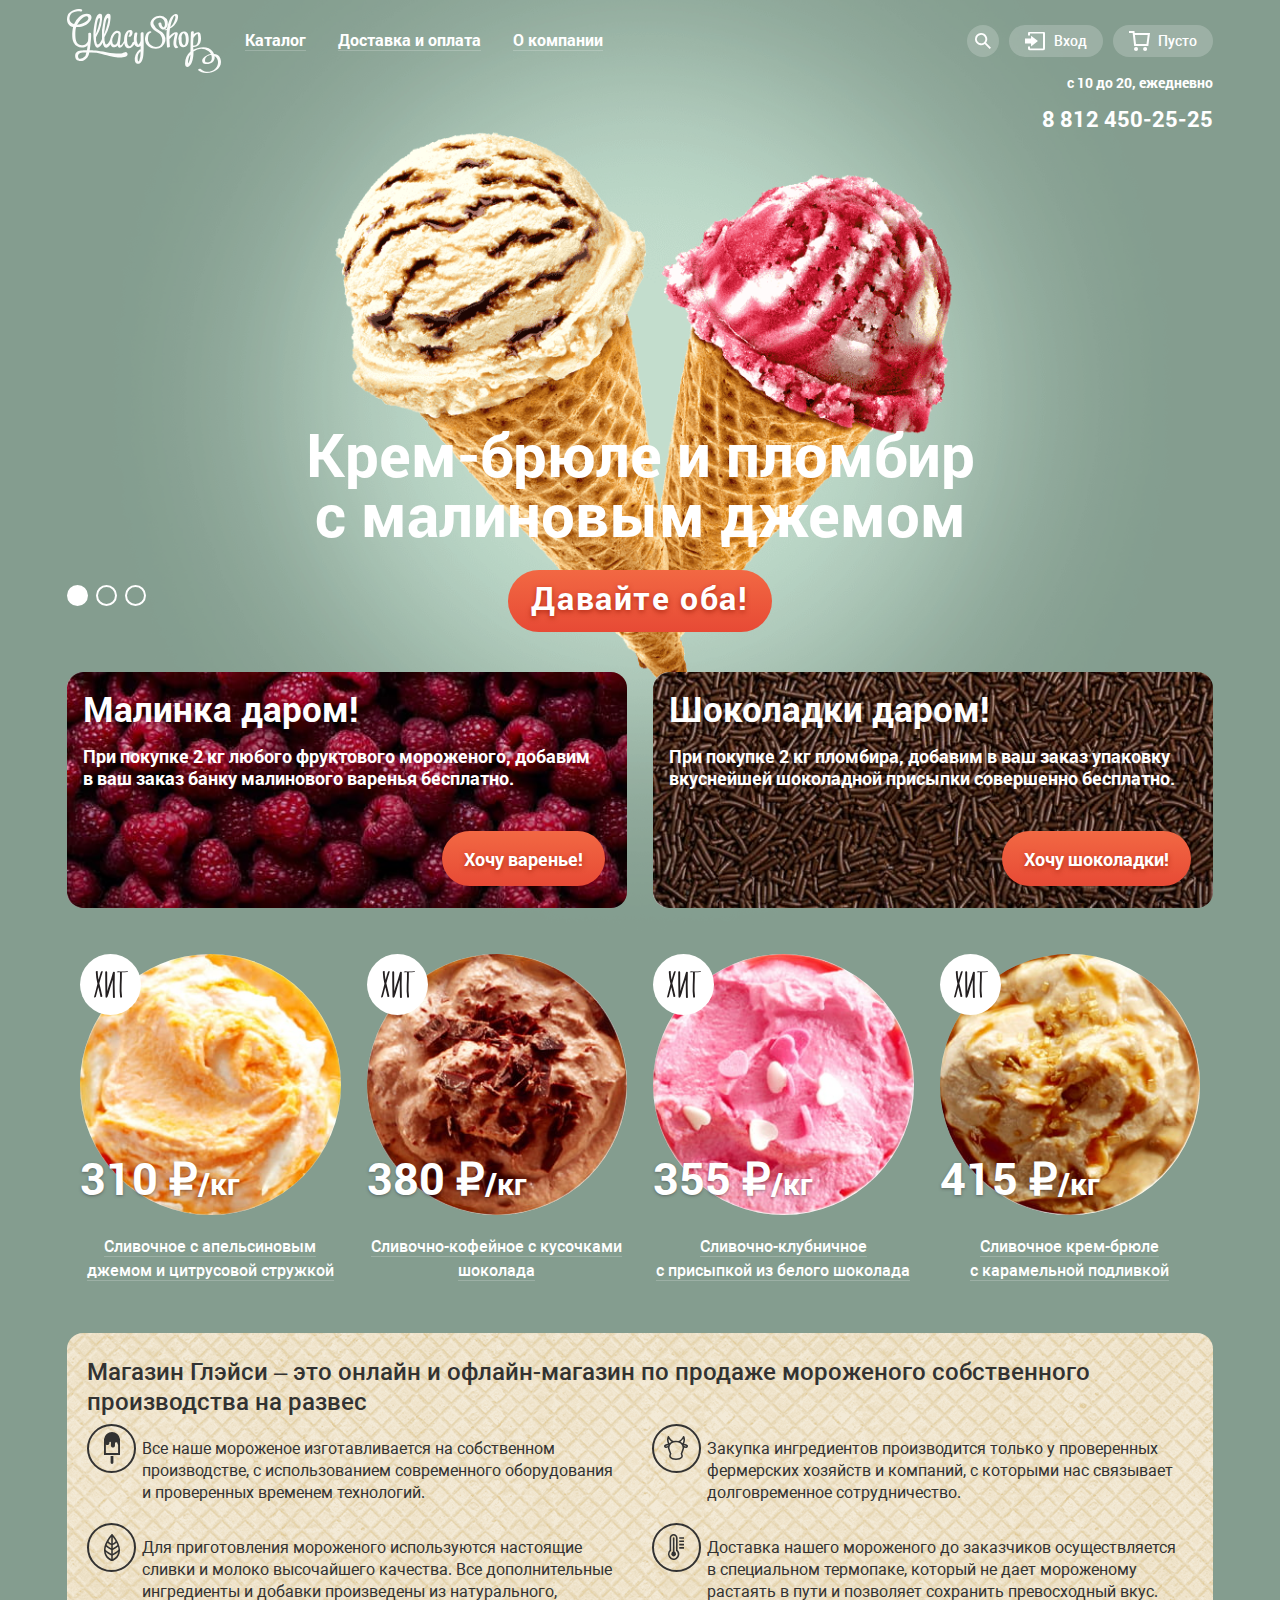
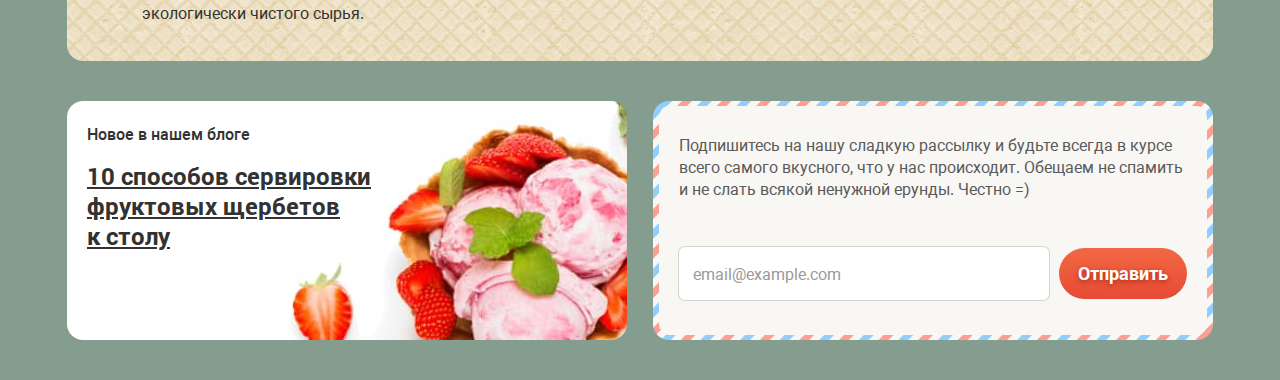
<file: index.html>
<!DOCTYPE html>
<html class="page" lang="ru">
<head>
  <meta charset="utf-8">
  <meta name="viewport" content="width=device-width, initial-scale=1.0">
  <title>Магазин мороженого &laquo;Глейси&raquo;. Главная страница.</title>
  <link rel="stylesheet" href="index.css">
</head>
<body class="page__body">
  <header class="page__header header container">
    <nav class="header__nav nav">
      <a class="header__logo logo">
        <img class="logo-image" src="img/logo.svg" width="154" height="64" alt="Логотип магазина Глейси">
      </a>
      <ul class="header__nav-list">
        <li class="header__nav-item header__nav-item_catalog">
          <a href="catalog.html" class="header__nav-link header__nav-link_catalog">Каталог</a>
          <ul class="header__catalog-list">
            <li class="header__catalog-item">
              <a href="catalog.html" class="header__catalog-link">Новинки</a>
            </li>
            <li class="header__catalog-item">
              <a href="catalog.html" class="header__catalog-link">Сливочное</a>
            </li>
            <li class="header__catalog-item">
              <a href="catalog.html" class="header__catalog-link">Щербеты</a>
            </li>
            <li class="header__catalog-item">
              <a href="catalog.html" class="header__catalog-link">Фруктовый&nbsp;лёд</a>
            </li>
            <li class="header__catalog-item">
              <a href="catalog.html" class="header__catalog-link">Мелорин</a>
            </li>
          </ul>
        </li>
        <li class="header__nav-item">
          <a href="blank.html" class="header__nav-link">Доставка и оплата</a>
        </li>
        <li class="header__nav-item">
          <a href="blank.html" class="header__nav-link">О компании</a>
        </li>
      </ul>
      <div class="header__user-menu">
        <form class="header__user-item header__search-form" action="https://echo.htmlacademy.ru/" method="GET">
          <button class="header__user-link header__user-link_search" type="submit">
            <span class="visually-hidden">Поиск по сайту</span>
          </button>
          <label class="header__search-label">
            <input class="header__search-input" type="search" name="search-input" placeholder="Крем-брюле" required>
          </label>
        </form>
        <div class="header__user-item header__user-item_profile header__profile">
          <a href="blank.html" class="header__user-link header__user-link_profile">
            Вход<span class="visually-hidden"> в личный профиль</span>
          </a>
          <div class="header__profile-modal">
            <form class="header__profile-form" action="https://echo.htmlacademy.ru/" method="POST">
              <label class="header__profile-label">
                <span class="visually-hidden" lang="en">E-mail</span>
                <input class="header__profile-input" type="email" name="name" placeholder="email@example.com" required>
              </label>
              <label class="header__profile-label">
                <span class="visually-hidden">Пароль</span>
                <input class="header__profile-input" type="password" name="password" placeholder="&#183;&#183;&#183;&#183;&#183;&#183;" required>
              </label>
              <div class="header__profile-links">
                <button class="button header__profile-submit" type="submit">Войти</button>
                <a class="header__profile-help" href="blank.html">Забыли пароль?</a>
                <a class="header__profile-help" href="blank.html">Новая регистрация</a>
              </div>
            </form>
          </div>
        </div>
        <div class="header__user-item header__cart">
          <a class="header__user-link header__cart-button" href="blank.html">
            <svg class="header__cart-icon" viewBox="0 0 21 20" fill="none" aria-hidden="true">
              <path class="header__cart-icon-frame" d="M7.03 20a2 2 0 002.02-2 2 2 0 00-2.02-2 2 2 0 00-2.01 2c0 1.1.9 2 2.01 2zM16.1 20a2 2 0 002.02-2 2 2 0 00-2.02-2 2 2 0 00-2.01 2c0 1.1.9 2 2.01 2zM5.7 2l-.24-2H0v2h3.67l1.5 13H19.3L21 2H5.7zm11.8 11H6.97l-1-9h12.72l-1.19 9z" fill="#ffffff"/>
              <path class="header__cart-icon-fill" d="M5.94 4.03L6.97 13H17.5l1.2-8.97H5.93z" fill="none"/>
            </svg>
            <span class="visually-hidden">Открыть корзину. В корзине </span>Пусто
          </a>
          <div class="header__cart-modal">
            <ul class="header__cart-list">
              <li class="header__cart-item">
                <a class="header__cart-link" href="blank.html">Пломбир с апельсиновым джемом</a>
                <p class="header__cart-calc">
                  1,5 кг х <span class="header__cart-calc_pale">200 руб.</span>
                </p>
                <p class="header__cart-cost">300 руб.</p>
                <a class="header__cart-remove" href="blank.html">
                  <span class="visually-hidden">Удалить товар из корзины</span>
                </a>
              </li>
              <li class="header__cart-item item-cart">
                <a class="header__cart-link" href="blank.html">Клубничный пломбир с присыпкой из белого шоколада</a>
                <p class="header__cart-calc">
                  1,5 кг х <span class="header__cart-calc_pale">300 руб.</span>
                </p>
                <p class="header__cart-cost">450 руб.</p>
                <a class="header__cart-remove" href="blank.html">
                  <span class="visually-hidden">Удалить товар из корзины</span>
                </a>
              </li>
            </ul>
            <p class="header__cart-total-price">Итого: 750 руб.</p>
            <div class="header__cart-order-wrap">
              <a href="blank.html" class="button header__cart-order">Оформить заказ</a>
            </div>
          </div>
        </div>
      </div>
    </nav>
    <p class="header__work-time">с 10 до 20, ежедневно</p>
    <p class="header__tel">
      <a class="header__tel-link" href="tel:+78124502525">8 812 450-25-25</a>
    </p>
  </header>
  <main class="page__main main container">
    <h1 class="visually-hidden">Главная страница магазина мороженого Глейси</h1>
    <section class="main__section main__slider slider">
      <h2 class="visually-hidden">Предложения для двоих</h2>
      <ul class="slider__list">
        <li class="slider__item slider__item_current">
          <h3 class="slider__caption">Крем-брюле и&nbsp;пломбир с&nbsp;малиновым джемом</h3>
          <img  class="slider__image" src="img/slider-1.png" width="1200" height="1211" alt="Два мороженых в вафельном рожке: пломбир с шоколадными прослойками и пломбир с малиновым джемом">
          <a class="button slider__link" href="blank.html">Давайте оба!</a>
        </li>
        <li class="slider__item">
          <h3 class="slider__caption">Шоколадный пломбир и&nbsp;лимонный сорбет</h3>
          <img  class="slider__image" src="img/slider-2.png" width="1200" height="1211" alt="Два мороженых в вафельном рожке: шоколадный пломбир и пломбир с кусочками лимона">
          <a class="button slider__link" href="blank.html">Давайте оба!</a>
        </li>
        <li class="slider__item">
          <h3 class="slider__caption">Пломбир с&nbsp;помадкой и&nbsp;клубничный щербет</h3>
          <img  class="slider__image" src="img/slider-3.png" width="1199" height="1216" alt="Два мороженых в вафельном рожке: пломбир в шоколадной глазури и розовый клубничный щербет">
          <a class="button slider__link" href="blank.html">Давайте оба!</a>
        </li>
      </ul>
      <ul class="slider__nav">
        <li class="slider__nav-item">
          <button class="slider__nav-button slider__nav-button_current" type="button">
            <span class="visually-hidden">1 предложение</span>
          </button>
        </li>
        <li class="slider__nav-item">
          <button class="slider__nav-button" type="button">
            <span class="visually-hidden">2 предложение</span>
          </button>
        </li>
        <li class="slider__nav-item">
          <button class="slider__nav-button" type="button">
            <span class="visually-hidden">3 предложение</span>
          </button>
        </li>
      </ul>
    </section>
    <section class="main__section sale">
      <h2 class="visually-hidden">Выгодные предложения</h2>
      <ul class="sale__list">
        <li class="sale__item sale__item_raspberry">
          <h3 class="sale__title">Малинка даром!</h3>
          <p class="sale__text">При покупке 2&nbsp;кг любого фруктового мороженого, добавим в&nbsp;ваш заказ банку малинового варенья бесплатно.</p>
          <a class="button sale__link" href="blank.html">Хочу варенье!</a>
        </li>
        <li class="sale__item sale__item_chocolate">
          <h3 class="sale__title">Шоколадки даром!</h3>
          <p class="sale__text">При покупке 2&nbsp;кг пломбира, добавим в&nbsp;ваш заказ упаковку вкуснейшей шоколадной присыпки совершенно бесплатно.</p>
          <a class="button sale__link" href="blank.html">Хочу шоколадки!</a>
        </li>
      </ul>
    </section>
    <section class="main__section main__popular">
      <h2 class="visually-hidden">Хиты продаж</h2>
      <ul class="catalog__list">
        <li class="card">
          <h3 class="card__title">
            <a class="card__link" href="blank.html">Сливочное с&nbsp;апельсиновым джемом и&nbsp;цитрусовой стружкой</a>
          </h3>
          <p class="card__price">
            <span class="card__price_accent">310&nbsp;&#x20bd;</span>/кг
          </p>
          <img class="card__image" src="img/card-1.jpg" width="267" height="267" alt="Шарик светлого пломбира с оранжевым джемом">
          <a class="button card__watch" href="blank.html">Быстрый просмотр</a>
        </li>
        <li class="card">
          <h3 class="card__title">
            <a class="card__link" href="blank.html">Сливочно-кофейное с&nbsp;кусочками шоколада</a>
          </h3>
          <p class="card__price">
            <span class="card__price_accent">380&nbsp;&#x20bd;</span>/кг
          </p>
          <img class="card__image" src="img/card-2.jpg" width="267" height="267" alt="Шарик шоколадного пломбира с шоколадной крошкой">
          <a class="button card__watch" href="blank.html">Быстрый просмотр</a>
        </li>
        <li class="card">
          <h3 class="card__title">
            <a class="card__link" href="blank.html">Сливочно-клубничное с&nbsp;присыпкой из&nbsp;белого шоколада</a>
          </h3>
          <p class="card__price">
            <span class="card__price_accent">355&nbsp;&#x20bd;</span>/кг
          </p>
          <img class="card__image" src="img/card-3.jpg" width="267" height="267" alt="Шарик розового пломбира с кусочками белого шоколада в форме сердечек">
          <a class="button card__watch" href="blank.html">Быстрый просмотр</a>
        </li>
        <li class="card">
          <h3 class="card__title">
            <a class="card__link" href="blank.html">Сливочное крем-брюле с&nbsp;карамельной подливкой</a>
          </h3>
          <p class="card__price">
            <span class="card__price_accent">415&nbsp;&#x20bd;</span>/кг
          </p>
          <img class="card__image" src="img/card-4.jpg" width="267" height="267" alt="Шарик светлого пломбира со светло-коричневыми прослойками карамели">
          <a class="button card__watch" href="blank.html">Быстрый просмотр</a>
        </li>
      </ul>
    </section>
    <section class="main__section about">
      <h2 class="visually-hidden">О нас</h2>
      <p class="about__lead">Магазин Глэйси – это&nbsp;онлайн и&nbsp;офлайн-магазин по&nbsp;продаже мороженого собственного производства на&nbsp;развес</p>
      <ul class="about__list">
        <li class="about__item">Все наше мороженое изготавливается на&nbsp;собственном производстве, с&nbsp;использованием современного оборудования и&nbsp;проверенных временем технологий.</li>
        <li class="about__item">Закупка ингредиентов производится только у&nbsp;проверенных фермерских хозяйств и&nbsp;компаний, с&nbsp;которыми нас связывает долговременное сотрудничество.</li>
        <li class="about__item">Для приготовления мороженого используются настоящие сливки и&nbsp;молоко высочайшего качества. Все&nbsp;дополнительные ингредиенты и&nbsp;добавки произведены из&nbsp;натурального, экологически чистого сырья.</li>
        <li class="about__item">Доставка нашего мороженого до&nbsp;заказчиков осуществляется в&nbsp;специальном термопаке, который не&nbsp;дает мороженому растаять в&nbsp;пути и&nbsp;позволяет сохранить превосходный вкус.</li>
      </ul>
    </section>
    <section class="main__blog blog">
      <h2 class="visually-hidden">Блог</h2>
      <div class="blog__post">
        <p class="blog__notice">Новое в нашем блоге</p>
        <p class="blog__title">
          <a class="blog__link" href="blank.html">10 способов сервировки фруктовых щербетов к&nbsp;столу</a>
        </p>
      </div>
      <form class="blog__form" action="https://echo.htmlacademy.ru/" method="POST">
        <p class="blog__subscribe">Подпишитесь на&nbsp;нашу сладкую рассылку и&nbsp;будьте всегда в&nbsp;курсе всего самого вкусного, что у&nbsp;нас&nbsp;происходит. Обещаем не&nbsp;спамить и&nbsp;не&nbsp;слать всякой ненужной ерунды. Честно&nbsp;=)</p>
        <div class="blog__inputs">
          <label class="blog__label">
            <span class="visually-hidden" lang="en">E-mail</span>
            <input class="blog__input" type="email" name="subscribe-email" placeholder="email@example.com" required>
          </label>
          <button class="button blog__submit">Отправить</button>
        </div>
      </form>
    </section>
  </main>
</body>
</html>
</file>
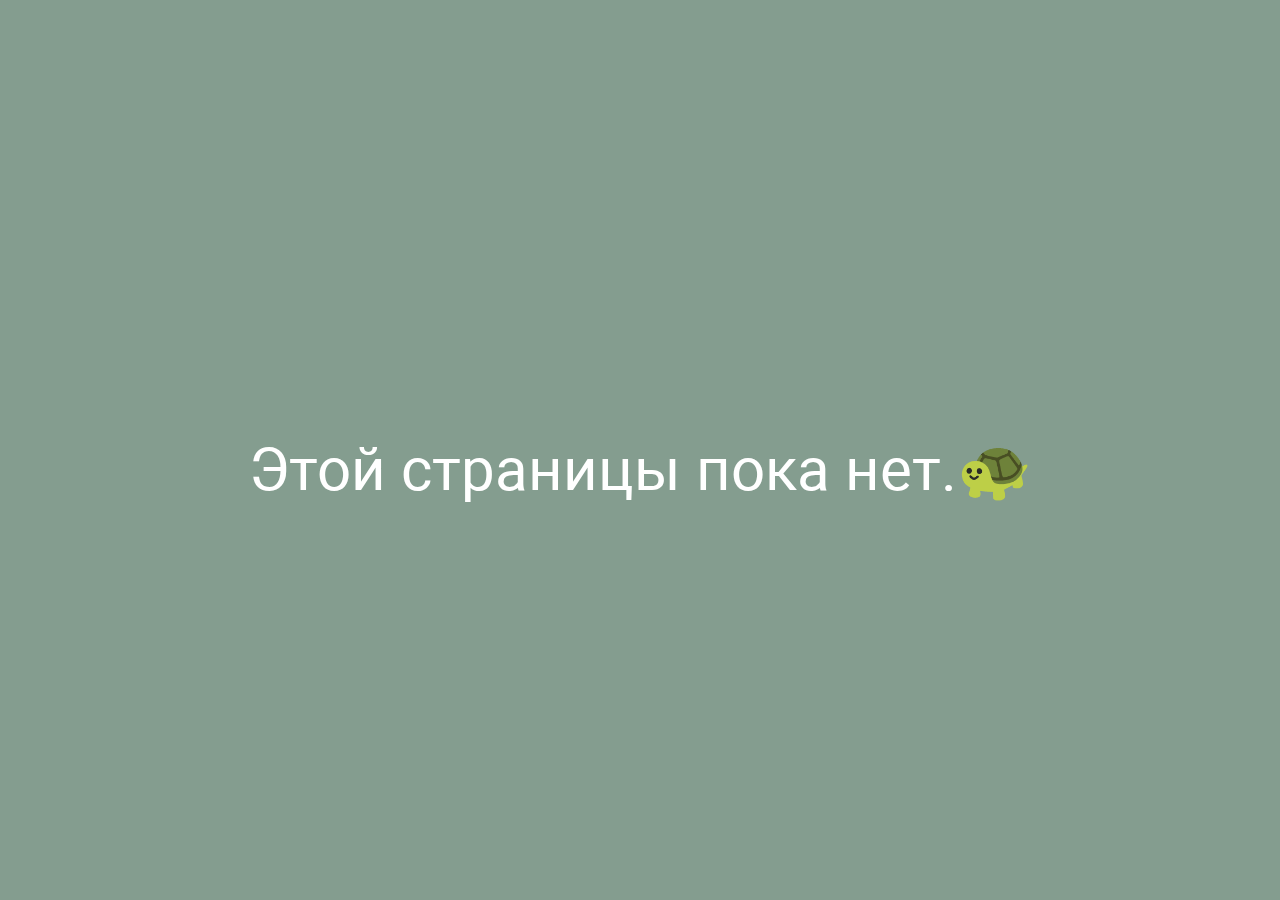
<file: blank.html>
<!DOCTYPE html>
<html class="page" lang="ru">
  <head>
    <meta charset="utf-8">
    <meta name="viewport" content="width=device-width, initial-scale=1.0">
    <title>Магазин мороженого &laquo;Глейси&raquo;</title>
    <link rel="stylesheet" href="index.css">
  </head>
  <body class="page__body">
    <div style="font-size: 60px; margin-top: 50vh; text-align: center">Этой страницы пока нет.&#128034</div>
  </body>
</html>
</file>
<file: index.css>
@import "css/normalize.css";
@import "body.css";
@import "header/header.css";
@import "main/main.css";
</file>
